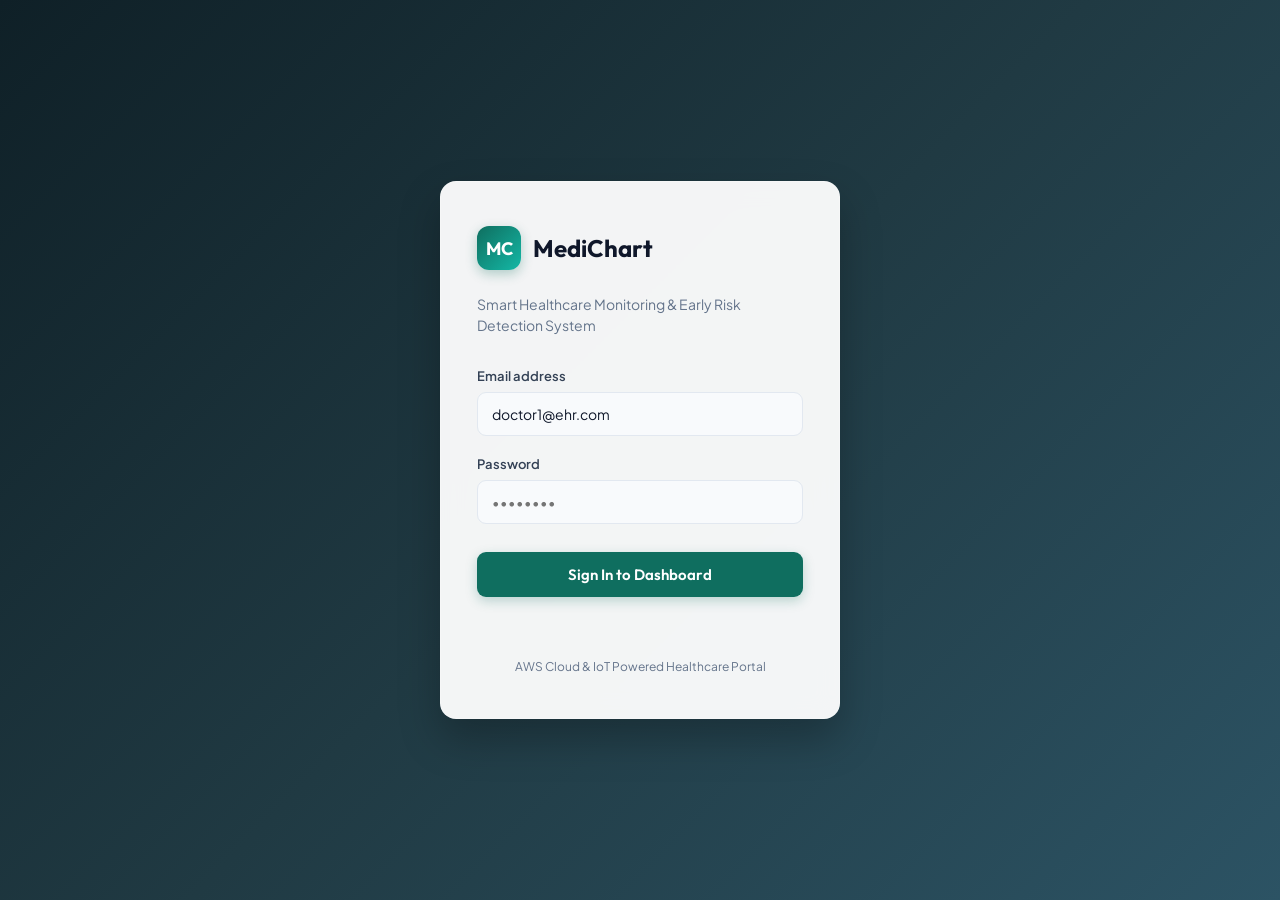
<file: frontend/index.html>
<!DOCTYPE html>
<html lang="en">
<head>
<meta charset="UTF-8">
<meta name="viewport" content="width=device-width, initial-scale=1">
<title>MediChart — Smart Healthcare Sign In</title>
<link rel="preconnect" href="https://fonts.googleapis.com">
<link href="https://fonts.googleapis.com/css2?family=Outfit:wght@400;500;600;700&family=Plus+Jakarta+Sans:wght@400;500;600;700&display=swap" rel="stylesheet">
<style>
  :root {
    --bg-gradient: linear-gradient(135deg, #0F2027 0%, #203A43 50%, #2C5364 100%);
    --card-bg: rgba(255, 255, 255, 0.95);
    --ink: #0F172A;
    --muted: #64748B;
    --primary: #0F6E5F;
    --primary-hover: #0A5247;
    --border: #E2E8F0;
    --danger: #EF4444;
    --shadow: 0 20px 40px rgba(0, 0, 0, 0.25);
  }
  * { box-sizing: border-box; }
  body {
    margin: 0;
    font-family: 'Plus Jakarta Sans', sans-serif;
    background: var(--bg-gradient);
    color: var(--ink);
    min-height: 100vh;
    display: flex;
    align-items: center;
    justify-content: center;
    padding: 20px;
  }
  .login-card {
    width: 100%;
    max-width: 400px;
    background: var(--card-bg);
    backdrop-filter: blur(12px);
    border-radius: 16px;
    padding: 44px 36px;
    box-shadow: var(--shadow);
    border: 1px solid rgba(255, 255, 255, 0.2);
    animation: fadeIn 0.5s ease-out;
  }
  @keyframes fadeIn {
    from { opacity: 0; transform: translateY(12px); }
    to { opacity: 1; transform: translateY(0); }
  }
  .brand-header {
    display: flex;
    align-items: center;
    gap: 12px;
    margin-bottom: 24px;
  }
  .brand-logo {
    width: 44px; height: 44px;
    background: linear-gradient(135deg, #0F6E5F 0%, #14B8A6 100%);
    border-radius: 12px;
    color: white;
    display: flex; align-items: center; justify-content: center;
    font-family: 'Outfit', sans-serif;
    font-weight: 700;
    font-size: 18px;
    box-shadow: 0 4px 12px rgba(15, 110, 95, 0.3);
  }
  .brand-title {
    font-family: 'Outfit', sans-serif;
    font-size: 24px;
    font-weight: 700;
    margin: 0;
    color: var(--ink);
  }
  .sub-title {
    color: var(--muted);
    font-size: 14px;
    margin: 0 0 32px;
    line-height: 1.5;
  }
  .field { margin-bottom: 20px; }
  label {
    display: block;
    font-size: 13px;
    font-weight: 600;
    color: #334155;
    margin-bottom: 8px;
  }
  input {
    width: 100%;
    padding: 12px 14px;
    border: 1.5px solid var(--border);
    border-radius: 9px;
    font-size: 14px;
    font-family: inherit;
    color: var(--ink);
    background: #F8FAFC;
    transition: all 0.2s ease;
  }
  input:focus {
    outline: none;
    border-color: var(--primary);
    background: #FFFFFF;
    box-shadow: 0 0 0 3px rgba(15, 110, 95, 0.15);
  }
  button {
    width: 100%;
    padding: 13px;
    background: var(--primary);
    color: white;
    border: none;
    border-radius: 9px;
    font-size: 15px;
    font-weight: 600;
    font-family: 'Outfit', sans-serif;
    cursor: pointer;
    margin-top: 8px;
    transition: background 0.2s ease, transform 0.1s ease;
    box-shadow: 0 4px 12px rgba(15, 110, 95, 0.25);
  }
  button:hover { background: var(--primary-hover); transform: translateY(-1px); }
  button:active { transform: translateY(0); }
  #errorMsg {
    color: var(--danger);
    font-size: 13px;
    margin-top: 16px;
    min-height: 18px;
    text-align: center;
    font-weight: 500;
  }
  .footer-tag {
    margin-top: 28px;
    text-align: center;
    font-size: 12px;
    color: var(--muted);
  }
</style>
</head>
<body>
  <div class="login-card">
    <div class="brand-header">
      <div class="brand-logo">MC</div>
      <h1 class="brand-title">MediChart</h1>
    </div>
    <p class="sub-title">Smart Healthcare Monitoring & Early Risk Detection System</p>

    <div class="field">
      <label for="email">Email address</label>
      <input type="email" id="email" placeholder="doctor1@ehr.com" value="doctor1@ehr.com">
    </div>
    <div class="field">
      <label for="password">Password</label>
      <input type="password" id="password" placeholder="••••••••">
    </div>
    <button onclick="login()" id="loginBtn">Sign In to Dashboard</button>
    <p id="errorMsg"></p>

    <div class="footer-tag">AWS Cloud & IoT Powered Healthcare Portal</div>
  </div>

  <script>
    const CLIENT_ID = "5ok9ten25r2dgh9u5q2omuihml";
    const REGION = "ap-south-1";

    async function login() {
      const email = document.getElementById("email").value.trim();
      const password = document.getElementById("password").value;
      const errorMsg = document.getElementById("errorMsg");
      const btn = document.getElementById("loginBtn");
      errorMsg.textContent = "";

      if (!email || !password) {
        errorMsg.textContent = "Please enter both email and password";
        return;
      }

      btn.disabled = true;
      btn.textContent = "Authenticating with Cognito...";

      try {
        const res = await fetch(`https://cognito-idp.${REGION}.amazonaws.com/`, {
          method: "POST",
          headers: {
            "Content-Type": "application/x-amz-json-1.1",
            "X-Amz-Target": "AWSCognitoIdentityProviderService.InitiateAuth"
          },
          body: JSON.stringify({
            AuthFlow: "USER_PASSWORD_AUTH",
            ClientId: CLIENT_ID,
            AuthParameters: { USERNAME: email, PASSWORD: password }
          })
        });

        const data = await res.json();

        if (data.AuthenticationResult) {
          sessionStorage.setItem("idToken", data.AuthenticationResult.IdToken);
          if (data.AuthenticationResult.RefreshToken) {
            sessionStorage.setItem("refreshToken", data.AuthenticationResult.RefreshToken);
          }
          window.location.href = "dashboard.html";
        } else {
          errorMsg.textContent = data.message || data.Message || "Authentication failed. Check credentials.";
        }
      } catch (err) {
        errorMsg.textContent = "Network error: " + err.message;
      } finally {
        btn.disabled = false;
        btn.textContent = "Sign In to Dashboard";
      }
    }

    document.getElementById("password").addEventListener("keydown", e => {
      if (e.key === "Enter") login();
    });
  </script>
</body>
</html>
</file>
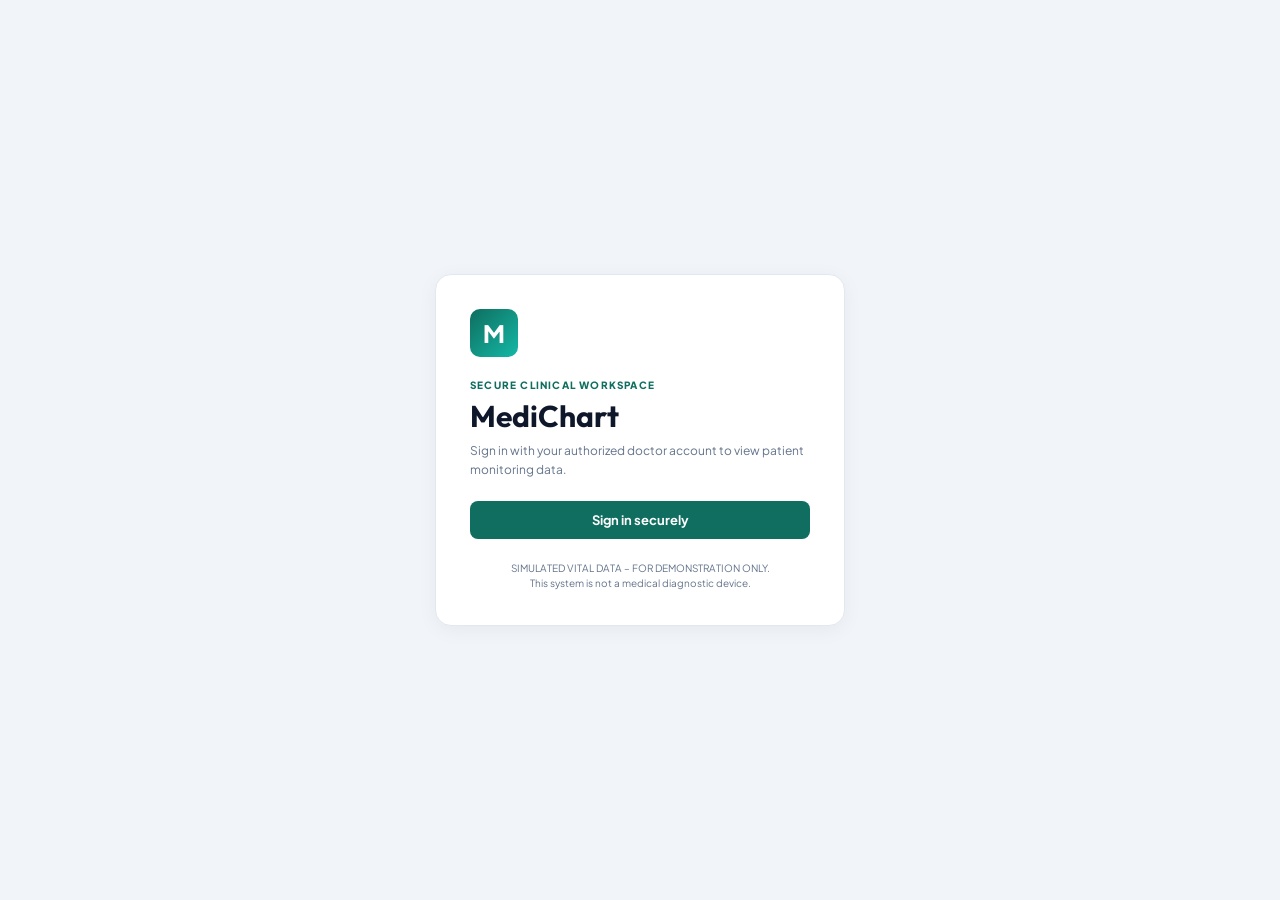
<file: smart-healthcare-monitoring/frontend/index.html>
<!doctype html>
<html lang="en">
<head>
  <meta charset="utf-8">
  <meta name="viewport" content="width=device-width, initial-scale=1">
  <meta name="theme-color" content="#0f6e5f">
  <title>Sign in | MediChart</title>
  <link rel="preconnect" href="https://fonts.googleapis.com">
  <link rel="preconnect" href="https://fonts.gstatic.com" crossorigin>
  <link href="https://fonts.googleapis.com/css2?family=Outfit:wght@400;500;600;700&family=Plus+Jakarta+Sans:wght@400;500;600;700&display=swap" rel="stylesheet">
  <link rel="stylesheet" href="css/style.css">
</head>
<body class="login-page">
  <main class="login-card">
    <div class="brand-mark" aria-hidden="true">M</div>
    <p class="eyebrow">SECURE CLINICAL WORKSPACE</p>
    <h1>MediChart</h1>
    <p class="muted">Sign in with your authorized doctor account to view patient monitoring data.</p>
    <div id="login-message" class="notice" role="status" hidden></div>
    <button id="login-button" class="button button-primary button-wide">Sign in securely</button>
    <p class="disclaimer">SIMULATED VITAL DATA – FOR DEMONSTRATION ONLY.<br>This system is not a medical diagnostic device.</p>
  </main>
  <script type="module" src="js/login.js"></script>
</body>
</html>
</file>
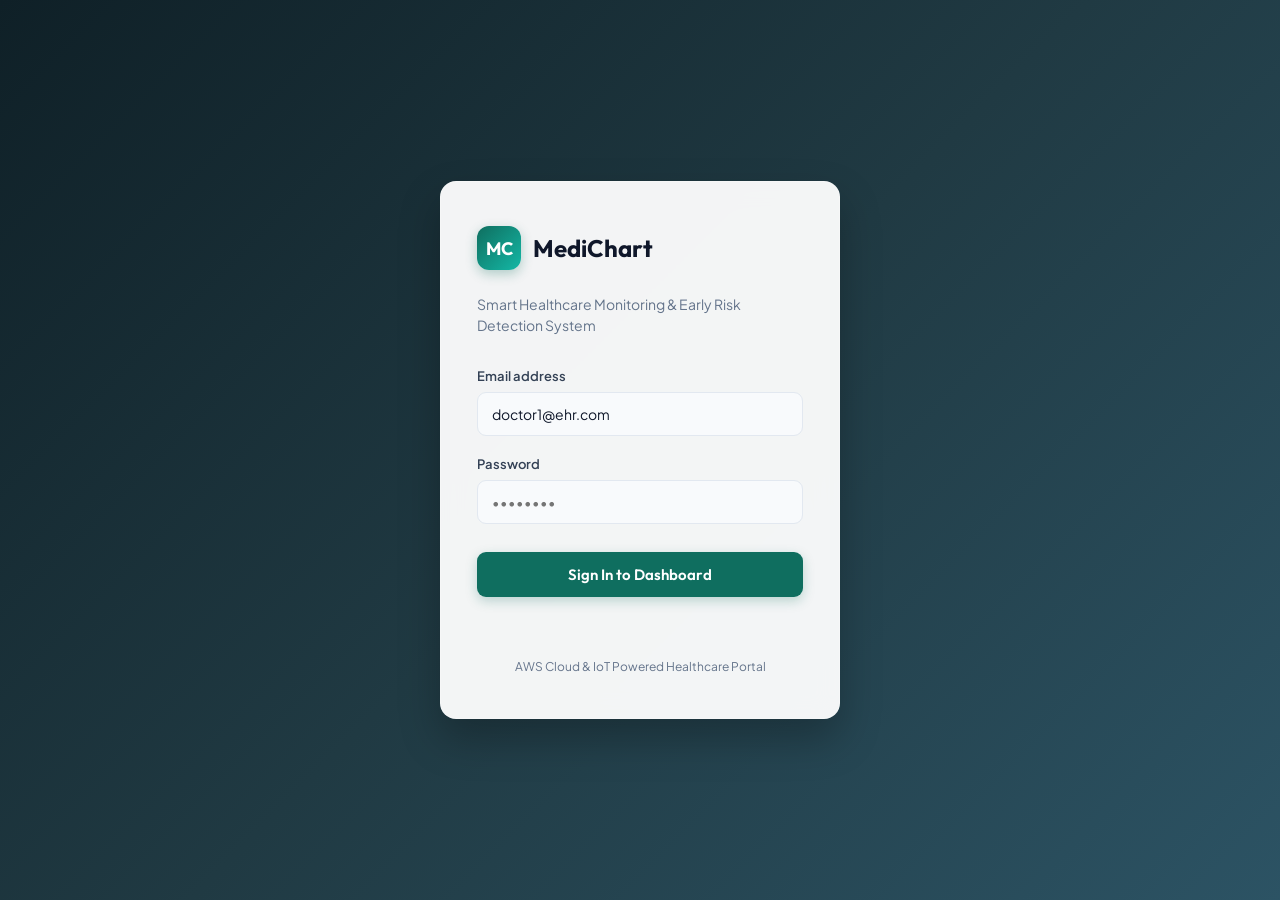
<file: frontend/documents.html>
<!DOCTYPE html>
<html lang="en">
<head>
<meta charset="UTF-8">
<meta name="viewport" content="width=device-width, initial-scale=1">
<title>MediChart — Medical Documents Vault</title>
<link rel="preconnect" href="https://fonts.googleapis.com">
<link href="https://fonts.googleapis.com/css2?family=Outfit:wght@400;500;600;700&family=Plus+Jakarta+Sans:wght@400;500;600;700&display=swap" rel="stylesheet">
<style>
  :root {
    --bg: #F1F5F9;
    --surface: #FFFFFF;
    --ink: #0F172A;
    --muted: #64748B;
    --primary: #0F6E5F;
    --primary-dark: #0A5247;
    --border: #E2E8F0;
    --danger: #EF4444;
    --shadow: 0 4px 20px rgba(0, 0, 0, 0.05);
  }
  * { box-sizing: border-box; }
  body { margin: 0; font-family: 'Plus Jakarta Sans', sans-serif; background: var(--bg); color: var(--ink); }

  .navbar {
    background: var(--surface); border-bottom: 1px solid var(--border);
    padding: 14px 32px; display: flex; align-items: center; gap: 12px;
    box-shadow: 0 2px 8px rgba(0,0,0,0.03);
  }
  .logo {
    width: 36px; height: 36px;
    background: linear-gradient(135deg, #0F6E5F 0%, #14B8A6 100%);
    border-radius: 9px; color: white; display: flex; align-items: center; justify-content: center;
    font-family: 'Outfit', sans-serif; font-weight: 700; font-size: 15px;
  }
  .navbar h1 { font-family: 'Outfit', sans-serif; font-size: 20px; font-weight: 700; margin: 0; }

  .container { max-width: 800px; margin: 32px auto; padding: 0 24px; }
  a.back { color: var(--primary); text-decoration: none; font-size: 13px; font-weight: 600; display: inline-block; margin-bottom: 16px; }
  a.back:hover { text-decoration: underline; }

  .card {
    background: var(--surface); border-radius: 14px;
    border: 1px solid var(--border); padding: 24px;
    box-shadow: var(--shadow); margin-bottom: 24px;
  }
  .upload-box {
    border: 2px dashed var(--border); border-radius: 12px;
    padding: 24px; text-align: center; background: #F8FAFC;
  }
  input[type=file] { margin-bottom: 16px; font-size: 13px; }
  .btn-upload {
    background: var(--primary); color: white; border: none;
    padding: 10px 20px; border-radius: 8px; font-size: 14px; font-weight: 600;
    cursor: pointer; font-family: 'Outfit', sans-serif;
  }
  .btn-upload:hover { background: var(--primary-dark); }

  .doc-list { list-style: none; padding: 0; margin: 0; }
  .doc-item {
    display: flex; align-items: center; justify-content: space-between;
    padding: 14px 18px; border: 1px solid var(--border);
    border-radius: 10px; margin-bottom: 10px; background: var(--surface);
  }
  .doc-info { display: flex; align-items: center; gap: 12px; }
  .doc-badge {
    width: 36px; height: 36px; border-radius: 8px;
    background: #E6F4F1; color: var(--primary);
    display: flex; align-items: center; justify-content: center;
    font-weight: 700; font-size: 11px;
  }
  .doc-name { font-size: 14px; font-weight: 600; color: var(--ink); text-decoration: none; }
  .doc-name:hover { color: var(--primary); text-decoration: underline; }
  .btn-delete { color: var(--danger); font-size: 13px; font-weight: 600; text-decoration: none; }

  #errorMsg { color: var(--danger); font-size: 13px; margin: 10px 0; font-weight:600; }
  #statusMsg { color: var(--primary); font-size: 13px; margin: 10px 0; font-weight:600; }
</style>
</head>
<body>
  <div class="navbar">
    <div class="logo">MC</div>
    <h1>Medical Documents Vault</h1>
  </div>

  <div class="container">
    <a class="back" href="dashboard.html">← Back to Healthcare Dashboard</a>

    <div class="card">
      <h2 id="pageTitle" style="font-family:'Outfit',sans-serif;margin:0 0 6px;font-size:20px;">Patient Documents</h2>
      <p style="color:var(--muted);font-size:13px;margin:0 0 20px;">Secure presigned S3 document storage for clinical attachments & lab reports.</p>

      <div class="upload-box">
        <input type="file" id="fileInput"><br>
        <button class="btn-upload" onclick="uploadDocument()">Upload Document to S3</button>
      </div>

      <p id="statusMsg"></p>
      <p id="errorMsg"></p>
    </div>

    <div class="card">
      <h3 style="font-size:15px;font-weight:700;margin:0 0 16px;">Uploaded Patient Attachments</h3>
      <ul class="doc-list" id="docList"></ul>
      <p id="emptyState" style="color:var(--muted);font-size:13px;text-align:center;display:none;padding:20px 0;">No documents attached to this patient record yet.</p>
    </div>
  </div>

  <script>
    const API_BASE = "https://sf4pw8iev0.execute-api.ap-south-1.amazonaws.com/dev";
    const token = sessionStorage.getItem("idToken");
    const COGNITO_CLIENT_ID = "5ok9ten25r2dgh9u5q2omuihml";
    let refreshPromise = null;
    const params = new URLSearchParams(window.location.search);
    const patientId = params.get("PatientId");

    if (!token) window.location.href = "index.html";
    if (!patientId) window.location.href = "dashboard.html";

    document.getElementById("pageTitle").textContent = `Medical Vault — Patient: ${patientId}`;

    function getUserGroups() {
      try {
        const payloadPart = token.split(".")[1].replace(/-/g, "+").replace(/_/g, "/");
        const payload = JSON.parse(atob(payloadPart));
        return payload["cognito:groups"] || [];
      } catch { return []; }
    }
    const isAdmin = getUserGroups().includes("admin");

    async function refreshIdToken() {
      if (refreshPromise) return refreshPromise;
      const refreshToken = sessionStorage.getItem("refreshToken");
      if (!refreshToken) {
        sessionStorage.removeItem("idToken");
        window.location.href = "index.html";
        throw new Error("Your session expired. Please sign in again.");
      }
      refreshPromise = (async () => {
        const res = await fetch("https://cognito-idp.ap-south-1.amazonaws.com/", {
          method: "POST",
          headers: {
            "Content-Type": "application/x-amz-json-1.1",
            "X-Amz-Target": "AWSCognitoIdentityProviderService.InitiateAuth"
          },
          body: JSON.stringify({
            AuthFlow: "REFRESH_TOKEN_AUTH",
            ClientId: COGNITO_CLIENT_ID,
            AuthParameters: { REFRESH_TOKEN: refreshToken }
          })
        });
        const data = await res.json();
        if (!res.ok || !data.AuthenticationResult?.IdToken) {
          throw new Error(data.message || data.Message || "Session refresh failed. Please sign in again.");
        }
        sessionStorage.setItem("idToken", data.AuthenticationResult.IdToken);
        return data.AuthenticationResult.IdToken;
      })();
      try {
        return await refreshPromise;
      } catch (err) {
        sessionStorage.removeItem("idToken");
        sessionStorage.removeItem("refreshToken");
        window.location.href = "index.html";
        throw err;
      } finally {
        refreshPromise = null;
      }
    }

    async function apiFetch(url, options = {}) {
      let currentToken = sessionStorage.getItem("idToken");
      if (!currentToken) {
        window.location.href = "index.html";
        throw new Error("Sign in is required.");
      }
      const send = jwt => fetch(url, {
        ...options,
        headers: {
          ...(options.headers || {}),
          "Authorization": `Bearer ${jwt}`,
          "Content-Type": "application/json"
        }
      });
      let res = await send(currentToken);
      if (res.status === 401) {
        currentToken = await refreshIdToken();
        res = await send(currentToken);
      }
      return res;
    }

    async function getApiError(res) {
      try {
        const data = await res.clone().json();
        if (data.error || data.message) return data.error || data.message;
      } catch {}
      if (res.status === 401) return "Session expired or invalid. Please sign in again.";
      if (res.status === 403) return "You do not have permission to perform this action.";
      return `Request failed (HTTP ${res.status})`;
    }

    function getExt(name) {
      const parts = name.split(".");
      return parts.length > 1 ? parts.pop().toUpperCase().slice(0, 3) : "FILE";
    }

    async function loadDocuments() {
      const errorMsg = document.getElementById("errorMsg");
      errorMsg.textContent = "";

      try {
        const res = await apiFetch(`${API_BASE}/documents?action=list&PatientId=${encodeURIComponent(patientId)}`);
        const data = await res.json();

        if (!res.ok) throw new Error(data.error || await getApiError(res));

        const docList = document.getElementById("docList");
        docList.innerHTML = "";
        const docs = data.documents || [];
        document.getElementById("emptyState").style.display = docs.length ? "none" : "block";
        docs.forEach(doc => addToList(doc.Filename, doc.S3Key, doc.DocumentId));
      } catch (err) { errorMsg.textContent = "Network error: " + err.message; }
    }

    async function uploadDocument() {
      const statusMsg = document.getElementById("statusMsg");
      const errorMsg = document.getElementById("errorMsg");
      statusMsg.textContent = ""; errorMsg.textContent = "";

      const fileInput = document.getElementById("fileInput");
      const file = fileInput.files[0];
      if (!file) return alert("Please select a file first");

      try {
        const contentType = file.type || "application/octet-stream";
        const urlRes = await apiFetch(
          `${API_BASE}/documents?action=upload-url&PatientId=${encodeURIComponent(patientId)}&filename=${encodeURIComponent(file.name)}&contentType=${encodeURIComponent(contentType)}`
        );
        const urlData = await urlRes.json();
        if (!urlRes.ok) throw new Error(urlData.error || await getApiError(urlRes));

        const formData = new FormData();
        Object.entries(urlData.fields).forEach(([name, value]) => formData.append(name, value));
        formData.append("file", file);
        const uploadRes = await fetch(urlData.upload_url, { method: "POST", body: formData });
        if (!uploadRes.ok) {
          const errorBody = await uploadRes.text();
          const errorCode = errorBody.match(/<Code>([^<]*)<\/Code>/i)?.[1];
          const errorMessage = errorBody.match(/<Message>([^<]*)<\/Message>/i)?.[1];
          errorMsg.textContent = `Direct S3 upload failed (HTTP ${uploadRes.status}${errorCode ? `, ${errorCode}` : ""})${errorMessage ? `: ${errorMessage}` : ""}`;
          return;
        }

        statusMsg.textContent = `Uploaded ${file.name} successfully`;
        document.getElementById("emptyState").style.display = "none";
        addToList(file.name, urlData.key, urlData.document_id);
        fileInput.value = "";
      } catch (err) { errorMsg.textContent = "Upload error: " + err.message; }
    }

    function addToList(filename, key, documentId) {
      const li = document.createElement("li");
      li.className = "doc-item";
      const info = document.createElement("div");
      info.className = "doc-info";
      const badge = document.createElement("div");
      badge.className = "doc-badge";
      badge.textContent = getExt(filename);
      const name = document.createElement("a");
      name.className = "doc-name";
      name.href = "#";
      name.textContent = filename;
      name.onclick = event => {
        event.preventDefault();
        downloadDocument(key);
      };
      info.append(badge, name);
      li.appendChild(info);
      if (isAdmin) {
        const remove = document.createElement("a");
        remove.className = "btn-delete";
        remove.href = "#";
        remove.textContent = "Delete";
        remove.onclick = event => {
          event.preventDefault();
          deleteDocument(documentId, key, li);
        };
        li.appendChild(remove);
      }
      document.getElementById("docList").appendChild(li);
    }

    async function downloadDocument(key) {
      try {
        const res = await apiFetch(`${API_BASE}/documents?action=download-url&key=${encodeURIComponent(key)}`);
        const data = await res.json();
        if (!res.ok) throw new Error(data.error || await getApiError(res));
        if (data.download_url) window.open(data.download_url, "_blank", "noopener");
      } catch (err) { alert("Download error: " + err.message); }
    }

    async function deleteDocument(documentId, key, itemEl) {
      if (!confirm("Delete this document attachment?")) return;
      try {
        const res = await apiFetch(
          `${API_BASE}/documents?DocumentId=${encodeURIComponent(documentId)}&key=${encodeURIComponent(key)}`,
          { method: "DELETE" }
        );
        if (!res.ok) throw new Error(await getApiError(res));
        if (res.ok) {
          itemEl.remove();
          if (!document.getElementById("docList").children.length) {
            document.getElementById("emptyState").style.display = "block";
          }
        }
      } catch (err) { alert("Delete error: " + err.message); }
    }

    loadDocuments();
  </script>
</body>
</html>
</file>
<file: smart-healthcare-monitoring/frontend/css/style.css>
:root {
  color-scheme: light;
  --bg: #f1f5f9;
  --surface: #fff;
  --ink: #0f172a;
  --muted: #64748b;
  --primary: #0f6e5f;
  --primary-dark: #0a5247;
  --teal-light: #e6f4f1;
  --border: #e2e8f0;
  --danger: #dc2626;
  --warning: #b45309;
  --success: #047857;
  --shadow: 0 4px 20px rgb(15 23 42 / 5%);
  font-family: "Plus Jakarta Sans", "Segoe UI", sans-serif;
}
* { box-sizing: border-box; }
body { margin: 0; min-height: 100vh; background: var(--bg); color: var(--ink); }
button, input, select { font: inherit; }
a { color: inherit; text-decoration: none; }
h1, h2, h3, p { margin-top: 0; }
h1, h2, h3, .brand-name { font-family: "Outfit", "Segoe UI", sans-serif; }
.navbar { position: sticky; top: 0; z-index: 3; display: flex; justify-content: space-between; align-items: center; gap: 20px; padding: 14px 32px; border-bottom: 1px solid var(--border); background: var(--surface); box-shadow: 0 2px 8px rgb(0 0 0 / 3%); }
.brand, .nav-right { display: flex; align-items: center; gap: 12px; }
.brand-mark { display: inline-flex; width: 38px; height: 38px; flex: 0 0 38px; align-items: center; justify-content: center; border-radius: 10px; background: linear-gradient(135deg, #0f6e5f, #14b8a6); color: white; font-size: 19px; font-weight: 800; }
.brand-name { font-size: 19px; font-weight: 700; }
.role-badge, .tag { border: 1px solid #b2dfdb; border-radius: 999px; padding: 5px 12px; background: var(--teal-light); color: var(--primary-dark); font-size: 12px; font-weight: 700; }
.button { display: inline-flex; justify-content: center; align-items: center; min-height: 38px; padding: 8px 14px; border: 1px solid transparent; border-radius: 8px; cursor: pointer; font-size: 13px; font-weight: 700; transition: background .15s, border-color .15s; }
.button:disabled { cursor: wait; opacity: .65; }
.button-primary { background: var(--primary); color: white; }
.button-primary:hover { background: var(--primary-dark); }
.button-outline, .button-quiet { border-color: var(--border); background: white; color: var(--muted); }
.button-outline:hover { border-color: var(--danger); color: var(--danger); }
.button-quiet:hover { border-color: var(--primary); color: var(--primary); }
.button-wide { width: 100%; }
.dashboard-grid { display: grid; grid-template-columns: 330px minmax(0, 1fr); gap: 22px; max-width: 1500px; margin: 24px auto; padding: 0 24px; align-items: start; }
.panel-card, .vital-card { border: 1px solid var(--border); border-radius: 14px; background: var(--surface); box-shadow: var(--shadow); }
.panel-card { padding: 20px; }
.directory { position: sticky; top: 85px; }
.section-heading { display: flex; justify-content: space-between; align-items: center; gap: 12px; margin-bottom: 14px; }
.section-heading h2 { margin: 0; font-size: 18px; }
.section-heading p { margin: 5px 0 0; }
.icon-button { width: 34px; height: 34px; border: 1px solid var(--border); border-radius: 8px; background: white; color: var(--primary); font-size: 21px; cursor: pointer; }
.text-input, .stack-form input, .stack-form select, .upload-form input { width: 100%; min-height: 40px; padding: 9px 11px; border: 1px solid var(--border); border-radius: 8px; background: #f8fafc; color: var(--ink); }
.text-input:focus, input:focus, select:focus { outline: 2px solid #99d5c9; border-color: var(--primary); }
.patient-list { display: flex; max-height: 340px; flex-direction: column; gap: 8px; overflow: auto; margin: 14px 0; }
.patient-item { display: flex; justify-content: space-between; align-items: center; gap: 8px; padding: 11px 12px; border: 1px solid var(--border); border-radius: 9px; cursor: pointer; }
.patient-item:hover, .patient-item.active { border-color: var(--primary); background: var(--teal-light); }
.patient-item strong, .patient-item small { display: block; }
.patient-item small { margin-top: 3px; color: var(--muted); }
.form-divider { margin: 18px 0; border-top: 1px dashed var(--border); }
.directory h3 { margin-bottom: 12px; font-size: 15px; }
.stack-form { display: grid; gap: 10px; }
.stack-form label, .upload-form label { display: grid; gap: 5px; color: #334155; font-size: 12px; font-weight: 700; }
.form-row { display: grid; grid-template-columns: 1fr 1fr; gap: 10px; }
.inline-feedback { min-height: 18px; margin: 8px 0 0; color: var(--primary-dark); font-size: 12px; }
.monitoring { min-width: 0; }
.patient-summary { display: flex; justify-content: space-between; gap: 20px; align-items: center; }
.patient-summary h1 { margin: 3px 0 5px; font-size: 25px; }
.patient-summary .muted { margin: 0; }
.eyebrow { margin-bottom: 6px; color: var(--primary); font-size: 10px; font-weight: 800; letter-spacing: .12em; }
.risk-summary { display: grid; justify-items: end; gap: 6px; }
.risk-score { font-size: 26px; font-weight: 800; }
.risk-score small { color: var(--muted); font-size: 13px; }
.risk-pill { padding: 5px 10px; border-radius: 999px; background: #f1f5f9; color: var(--muted); font-size: 11px; font-weight: 800; }
.risk-normal { background: #ecfdf5; color: var(--success); }
.risk-warning { background: #fffbeb; color: var(--warning); }
.risk-high { background: #fef2f2; color: var(--danger); }
.device-status { display: inline-flex; align-items: center; gap: 6px; color: var(--muted); font-size: 11px; }
.status-dot { width: 8px; height: 8px; border-radius: 50%; background: #94a3b8; }
.device-online .status-dot { background: #10b981; }
.device-offline .status-dot { background: #ef4444; }
.simulated-banner { margin: 14px 0; padding: 10px 14px; border: 1px solid #fcd34d; border-radius: 9px; background: #fffbeb; color: #854d0e; font-size: 12px; font-weight: 800; text-align: center; }
.notice { margin: 12px 0; padding: 12px 14px; border-radius: 8px; font-size: 13px; }
.notice-error { border: 1px solid #fecaca; background: #fef2f2; color: #991b1b; }
.waiting-card { margin-bottom: 14px; padding: 16px; border: 1px dashed #94a3b8; border-radius: 10px; background: #f8fafc; color: var(--muted); text-align: center; }
.vital-grid { display: grid; grid-template-columns: repeat(3, minmax(0, 1fr)); gap: 14px; }
.vital-card { min-width: 0; padding: 17px; }
.vital-title { display: flex; align-items: center; gap: 9px; color: var(--muted); font-size: 10px; font-weight: 800; letter-spacing: .04em; }
.vital-icon { display: inline-flex; width: 28px; height: 28px; align-items: center; justify-content: center; border-radius: 8px; background: #fef2f2; color: #e11d48; font-size: 15px; }
.oxygen { background: #eff6ff; color: #2563eb; }
.temperature { background: #fff7ed; color: #ea580c; }
.vital-value { margin: 15px 0 4px; font-size: 34px; font-weight: 800; letter-spacing: -.04em; }
.vital-value small { margin-left: 5px; color: var(--muted); font-size: 13px; font-weight: 600; letter-spacing: 0; }
.vital-foot, .muted, .last-updated { color: var(--muted); font-size: 12px; }
.vital-foot { margin: 0; }
.content-grid { display: grid; grid-template-columns: minmax(0, 1.3fr) minmax(260px, .7fr); gap: 14px; margin-top: 14px; }
.clinical-card, .alerts-card { min-height: 190px; }
.clinical-card > .muted { line-height: 1.55; }
.reason-list, .alert-list { display: grid; gap: 7px; padding-left: 18px; color: #334155; font-size: 12px; }
.last-updated { margin: 14px 0 0; }
.disclaimer { margin: 13px 0 0; color: #64748b; font-size: 10px; line-height: 1.5; }
.text-button { padding: 5px 8px; border: 0; background: transparent; color: var(--primary); cursor: pointer; font-size: 12px; font-weight: 700; }
.alert-list { list-style: none; padding: 0; }
.alert-list li { display: flex; flex-wrap: wrap; align-items: center; justify-content: space-between; gap: 5px 10px; padding: 8px 0; border-bottom: 1px solid #f1f5f9; line-height: 1.45; }
.alert-severity { margin-right: 5px; color: var(--danger); font-weight: 800; }
.trends { margin-top: 14px; }
.chart-grid { display: grid; grid-template-columns: repeat(2, minmax(0, 1fr)); gap: 16px; }
.chart-card { min-width: 0; padding: 13px; border: 1px solid var(--border); border-radius: 10px; }
.chart-card h3 { margin: 0 0 8px; font-size: 14px; }
.chart-card canvas { width: 100% !important; height: 210px !important; }
.page-footer { padding: 0 20px 22px; color: var(--muted); font-size: 11px; text-align: center; }
.documents-main { max-width: 950px; margin: 28px auto; padding: 0 22px; }
.documents-main h1 { margin-bottom: 6px; font-size: 26px; }
.upload-form { display: grid; grid-template-columns: 1fr 2fr auto; gap: 12px; align-items: end; margin: 22px 0; }
.document-list { display: grid; gap: 8px; }
.document-row { display: flex; justify-content: space-between; gap: 12px; align-items: center; padding: 12px; border: 1px solid var(--border); border-radius: 9px; }
.document-row small { display: block; margin-top: 4px; color: var(--muted); }
.login-page { display: grid; place-items: center; padding: 20px; }
.login-card { width: min(100%, 410px); padding: 34px; border: 1px solid var(--border); border-radius: 16px; background: white; box-shadow: var(--shadow); }
.login-card .brand-mark { width: 48px; height: 48px; margin-bottom: 22px; font-size: 24px; }
.login-card h1 { margin-bottom: 6px; font-size: 30px; }
.login-card > .muted { margin-bottom: 22px; line-height: 1.6; }
.login-card .disclaimer { margin-top: 22px; text-align: center; }
.sr-only { position: absolute; width: 1px; height: 1px; overflow: hidden; clip: rect(0, 0, 0, 0); white-space: nowrap; }
[hidden] { display: none !important; }
@media (max-width: 1080px) {
  .dashboard-grid { grid-template-columns: 280px minmax(0, 1fr); padding: 0 16px; }
  .vital-grid { gap: 9px; }
  .vital-card { padding: 13px; }
  .vital-value { font-size: 28px; }
}
@media (max-width: 760px) {
  .navbar { padding: 11px 14px; }
  .brand-name { font-size: 15px; }
  .nav-right { gap: 6px; }
  .role-badge { display: none; }
  .dashboard-grid { display: flex; flex-direction: column; margin-top: 14px; padding: 0 12px; }
  .directory { position: static; width: 100%; }
  .monitoring { width: 100%; }
  .patient-summary { align-items: flex-start; }
  .patient-summary h1 { font-size: 21px; }
  .risk-summary { flex: 0 0 auto; }
  .vital-grid { grid-template-columns: 1fr; }
  .content-grid, .chart-grid { grid-template-columns: 1fr; }
  .upload-form { grid-template-columns: 1fr; }
}
</file>
